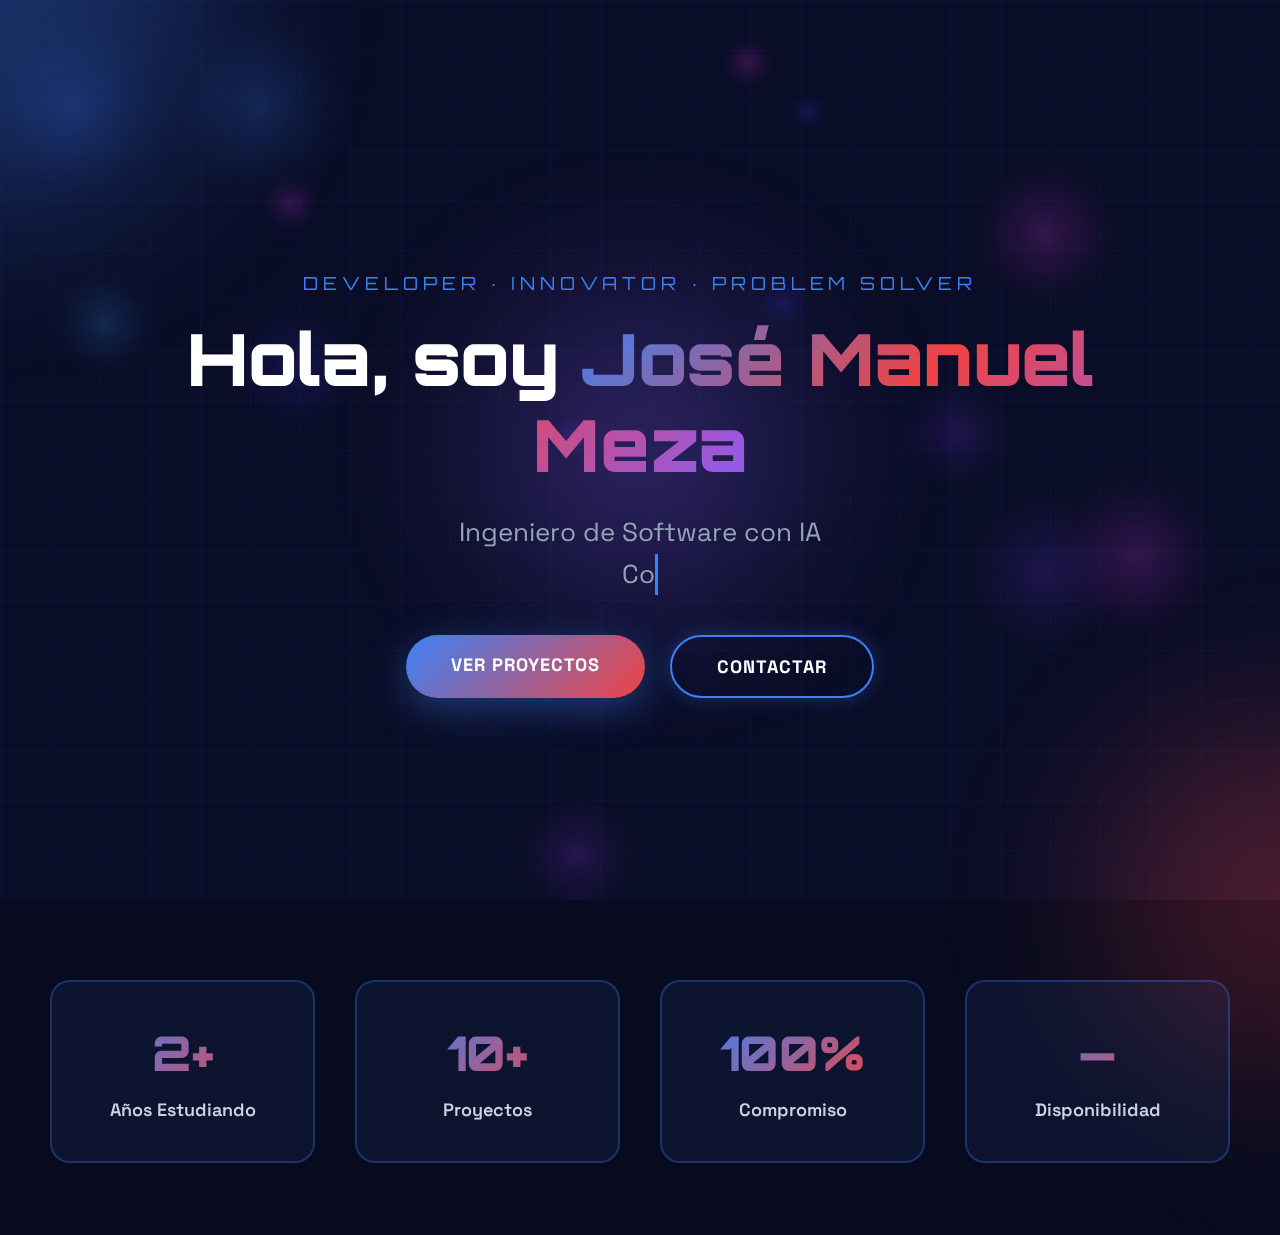
<file: index.html>
<!doctype html>
<html lang="es">
  <head>
    <meta charset="utf-8" />
    <meta http-equiv="refresh" content="0; URL=./inicio.html" />
    <meta name="viewport" content="width=device-width,initial-scale=1" />
    <title>Mi portafolio — Redirigiendo</title>
    <link rel="canonical" href="./inicio.html" />
  </head>
  <body>
    <p>Redirigiendo a <a href="./inicio.html">Inicio</a>…</p>
  </body>
</html>
<!DOCTYPE html>
<html lang="es">
<head>
    <meta charset="utf-8">
    <meta name="viewport" content="width=device-width,initial-scale=1">
    <title>Redirecting…</title>
    <meta http-equiv="refresh" content="0; url=inicio.html">
    <link rel="stylesheet" href="styles.css">
</head>
<body>
    <p>Redirigiendo a <a href="inicio.html">inicio</a>…</p>
</body>
</html>
</file>
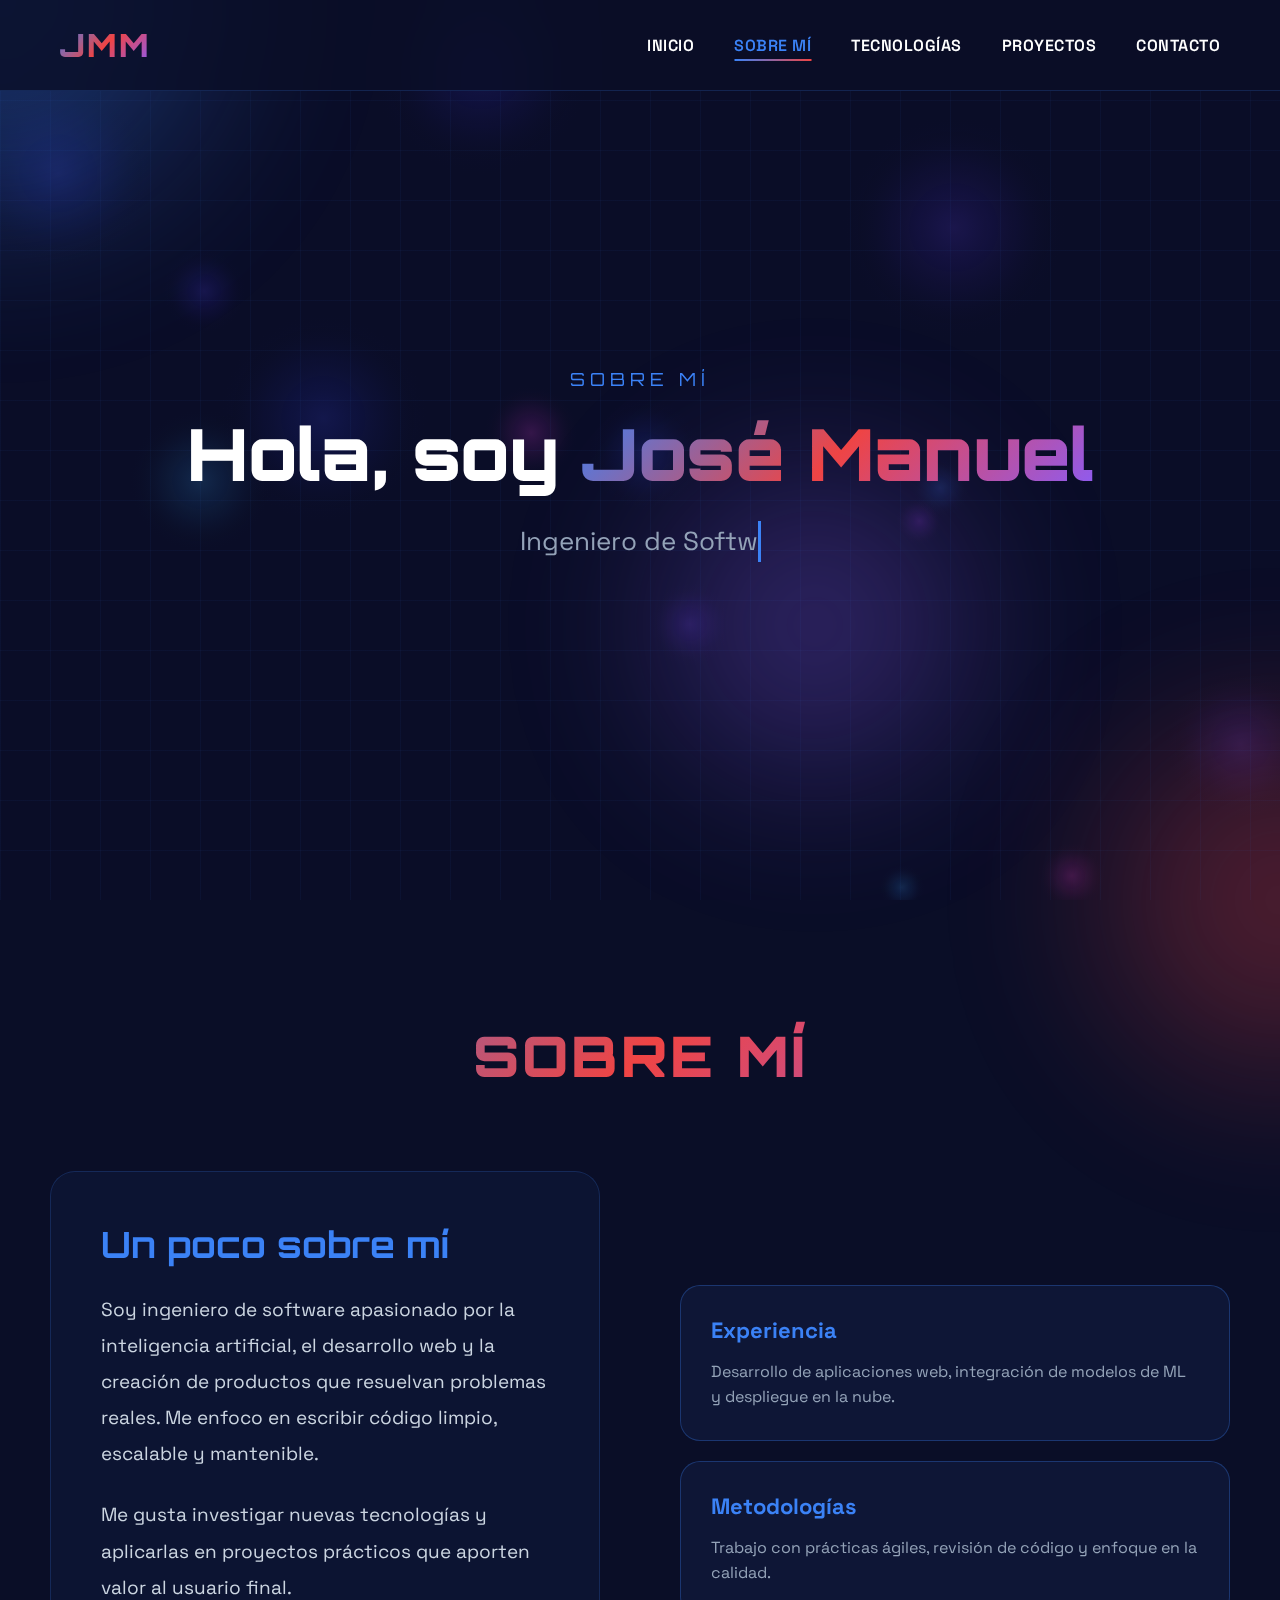
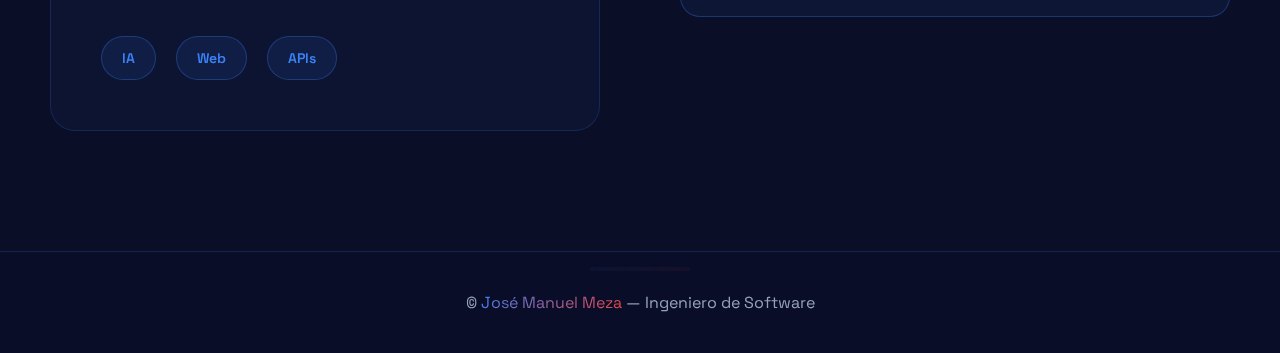
<file: about.html>
<!DOCTYPE html>
<html lang="es">
<head>
    <meta charset="UTF-8">
    <meta name="viewport" content="width=device-width, initial-scale=1.0">
    <title>Sobre Mí - José Manuel Meza</title>
    <link href="https://fonts.googleapis.com/css2?family=Orbitron:wght@400;500;700;900&family=Space+Grotesk:wght@300;400;500;600;700&display=swap" rel="stylesheet">
    <link rel="stylesheet" href="styles.css">
</head>
<body>
    <div id="site-header"></div>
    <canvas id="canvas-bg"></canvas>
    <div class="orb orb1"></div>
    <div class="orb orb2"></div>
    <div class="orb orb3"></div>
    <div class="grid-overlay"></div>

    <section class="hero">
        <div class="hero-content">
            <div class="hero-subtitle">SOBRE MÍ</div>
            <h1>Hola, soy <span class="highlight">José Manuel</span></h1>
            <p class="typing-effect">Ingeniero de Software con enfoque en IA y soluciones escalables.</p>
        </div>
    </section>

    <section class="about">
        <div class="section-title">Sobre Mí</div>
        <div class="about-content">
            <div class="about-text">
                <h3>Un poco sobre mí</h3>
                <p>Soy ingeniero de software apasionado por la inteligencia artificial, el desarrollo web y la creación de productos que resuelvan problemas reales. Me enfoco en escribir código limpio, escalable y mantenible.</p>
                <p>Me gusta investigar nuevas tecnologías y aplicarlas en proyectos prácticos que aporten valor al usuario final.</p>
                <div class="trust-badges">
                    <div class="badge">IA</div>
                    <div class="badge">Web</div>
                    <div class="badge">APIs</div>
                </div>
            </div>

            <div>
                <div class="skill-card">
                    <h4>Experiencia</h4>
                    <p>Desarrollo de aplicaciones web, integración de modelos de ML y despliegue en la nube.</p>
                </div>
                <div style="height:20px"></div>
                <div class="skill-card">
                    <h4>Metodologías</h4>
                    <p>Trabajo con prácticas ágiles, revisión de código y enfoque en la calidad.</p>
                </div>
            </div>
        </div>
    </section>

    <div id="site-footer"></div>
    <script src="include-fragments.js"></script>
    <script src="scripts.js"></script>
</body>
</html>
</file>
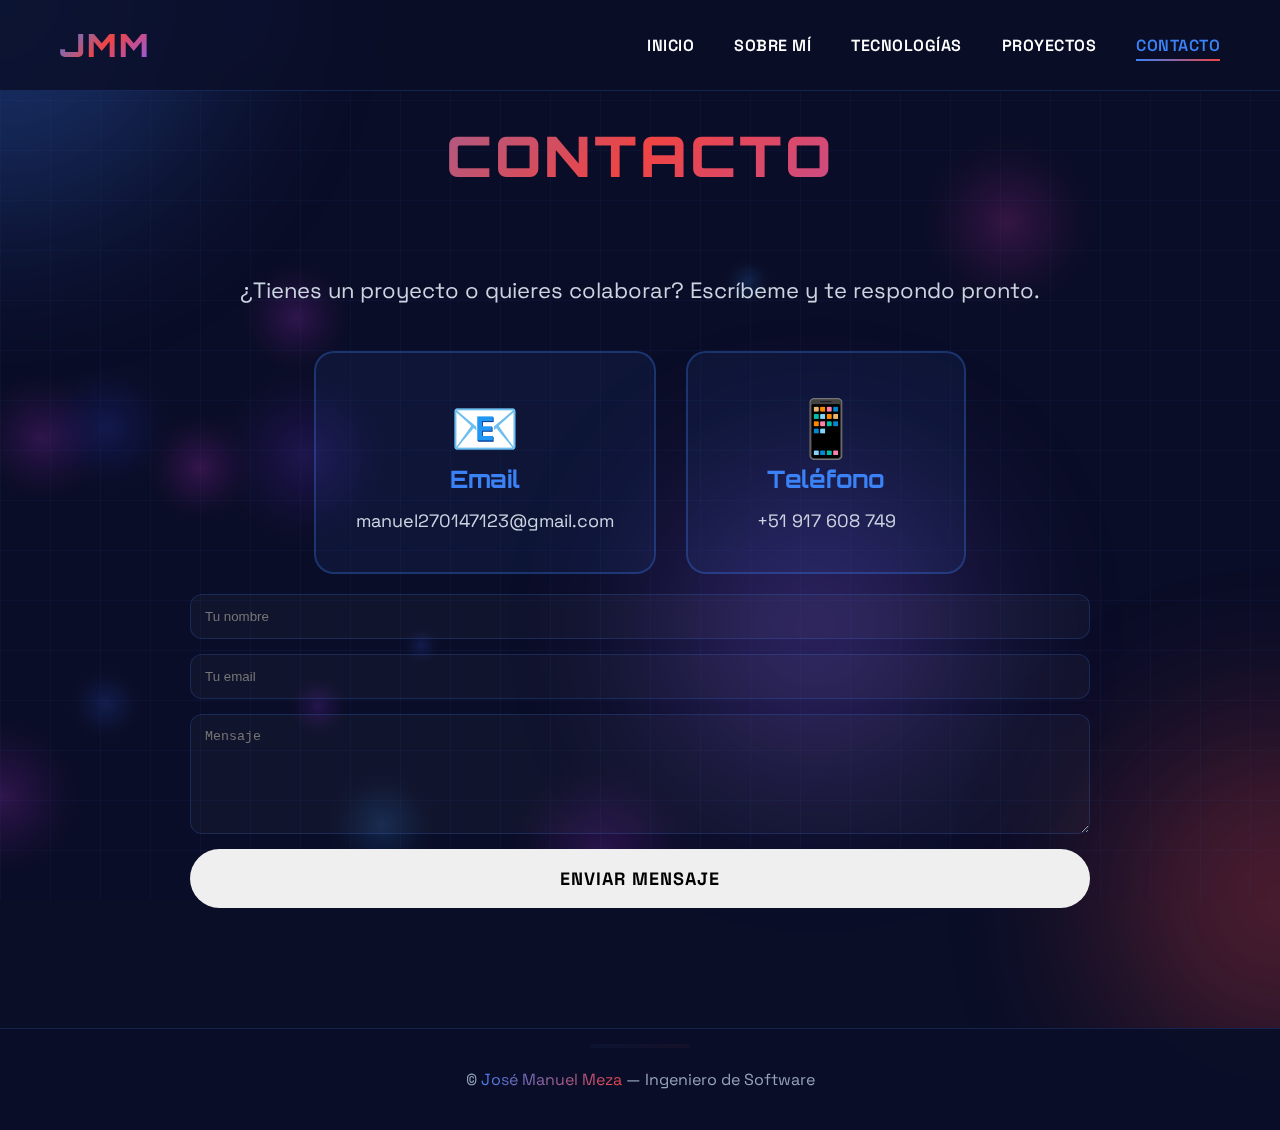
<file: contact.html>
<!DOCTYPE html>
<html lang="es">
<head>
    <meta charset="UTF-8">
    <meta name="viewport" content="width=device-width, initial-scale=1.0">
    <title>Contacto - José Manuel Meza</title>
    <link href="https://fonts.googleapis.com/css2?family=Orbitron:wght@400;500;700;900&family=Space+Grotesk:wght@300;400;500;600;700&display=swap" rel="stylesheet">
    <link rel="stylesheet" href="styles.css">
</head>
<body>
    <div id="site-header"></div>
    <canvas id="canvas-bg"></canvas>
    <div class="orb orb1"></div>
    <div class="orb orb2"></div>
    <div class="orb orb3"></div>
    <div class="grid-overlay"></div>

    <section class="contact">
        <div class="section-title">Contacto</div>
        <div class="contact-content">
            <p>¿Tienes un proyecto o quieres colaborar? Escríbeme y te respondo pronto.</p>

            <div style="display:flex;gap:30px;justify-content:center;margin-top:40px;flex-wrap:wrap">
                <div class="contact-item">
                    <i>📧</i>
                    <h3>Email</h3>
                    <a href="mailto:tuemail@dominio.com">manuel270147123@gmail.com</a>
                </div>

                <div class="contact-item">
                    <i>📱</i>
                    <h3>Teléfono</h3>
                    <a href="tel:+000000000">+51 917 608 749</a>
                </div>
            </div>

            <div id="form-status" class="form-status" aria-live="polite" style="margin-top:20px"></div>
            <form id="contactForm" class="contact-form" action="https://formspree.io/f/xeejpvbv" method="post" style="margin-top:20px">
                <input type="text" name="name" placeholder="Tu nombre" required>
                <input type="email" name="email" placeholder="Tu email" required>
                <textarea name="message" rows="6" placeholder="Mensaje" required></textarea>
                <input type="hidden" name="_subject" value="Mensaje desde el portafolio">
                <button class="btn" type="submit">Enviar Mensaje</button>
            </form>
        </div>
    </section>

    <div id="site-footer"></div>
    <script src="include-fragments.js"></script>
    <script src="scripts.js"></script>
</body>
</html>
</file>
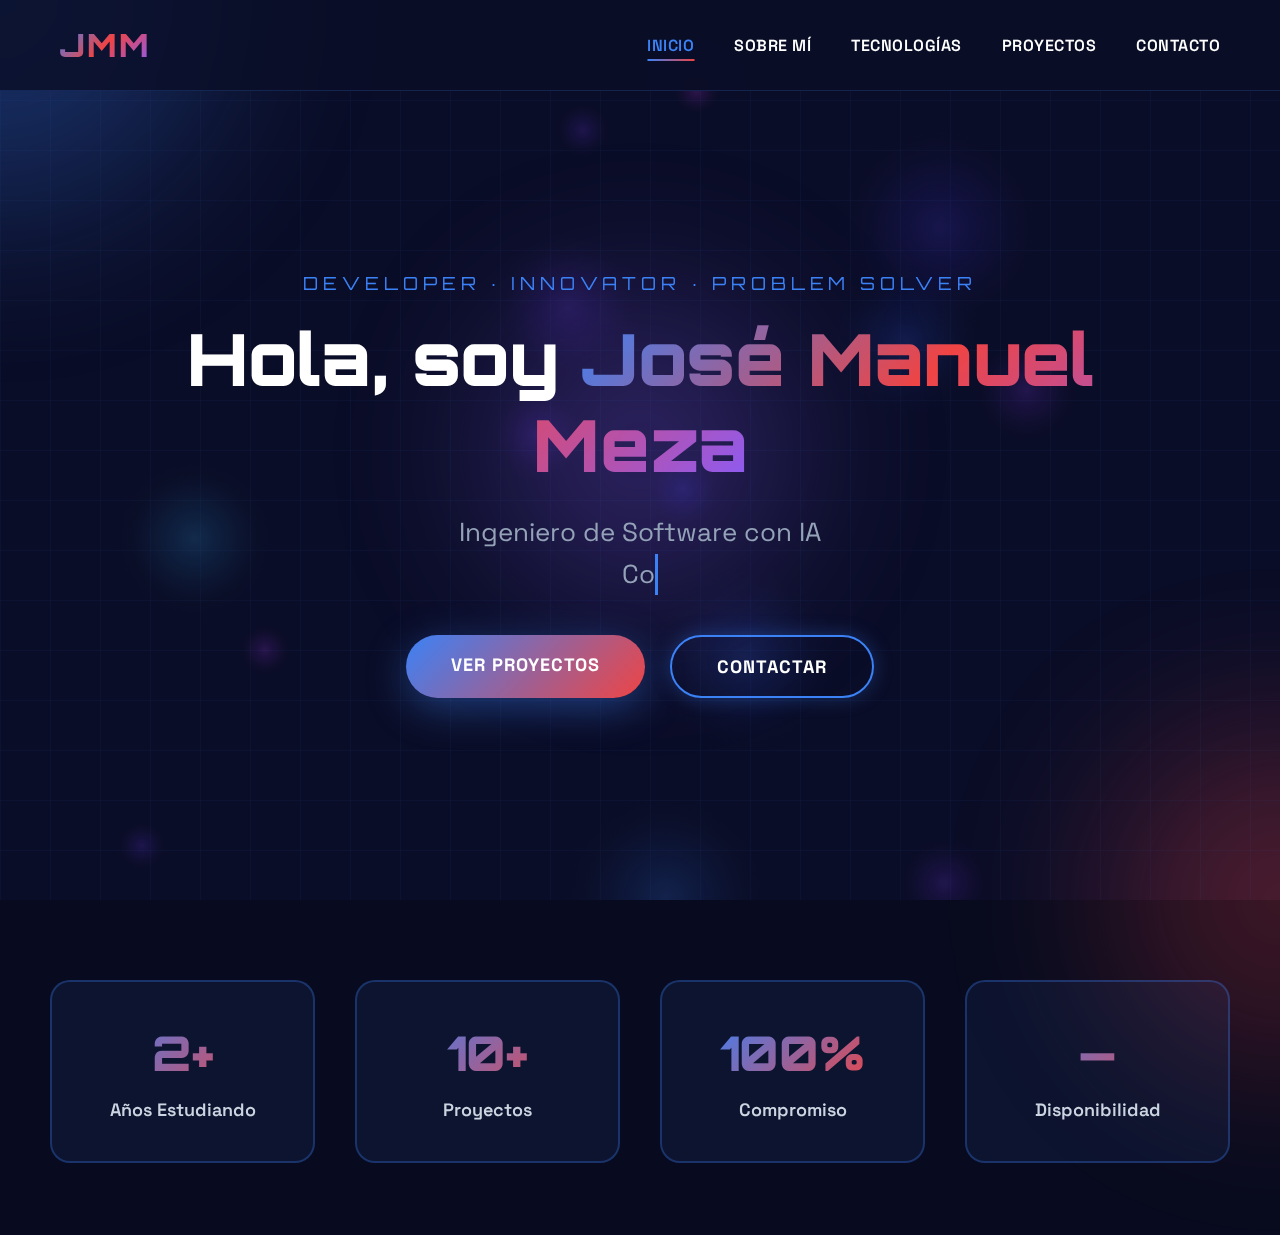
<file: index.bak.html>
<!DOCTYPE html>
<html lang="es">
<head>
    <meta charset="utf-8">
    <meta name="viewport" content="width=device-width,initial-scale=1">
    <title>Redirecting…</title>
    <meta http-equiv="refresh" content="0; url=inicio.html">
    <link rel="stylesheet" href="styles.css">
</head>
<body>
    <p>Redirigiendo a <a href="inicio.html">inicio</a>…</p>
</body>
</html>
</file>
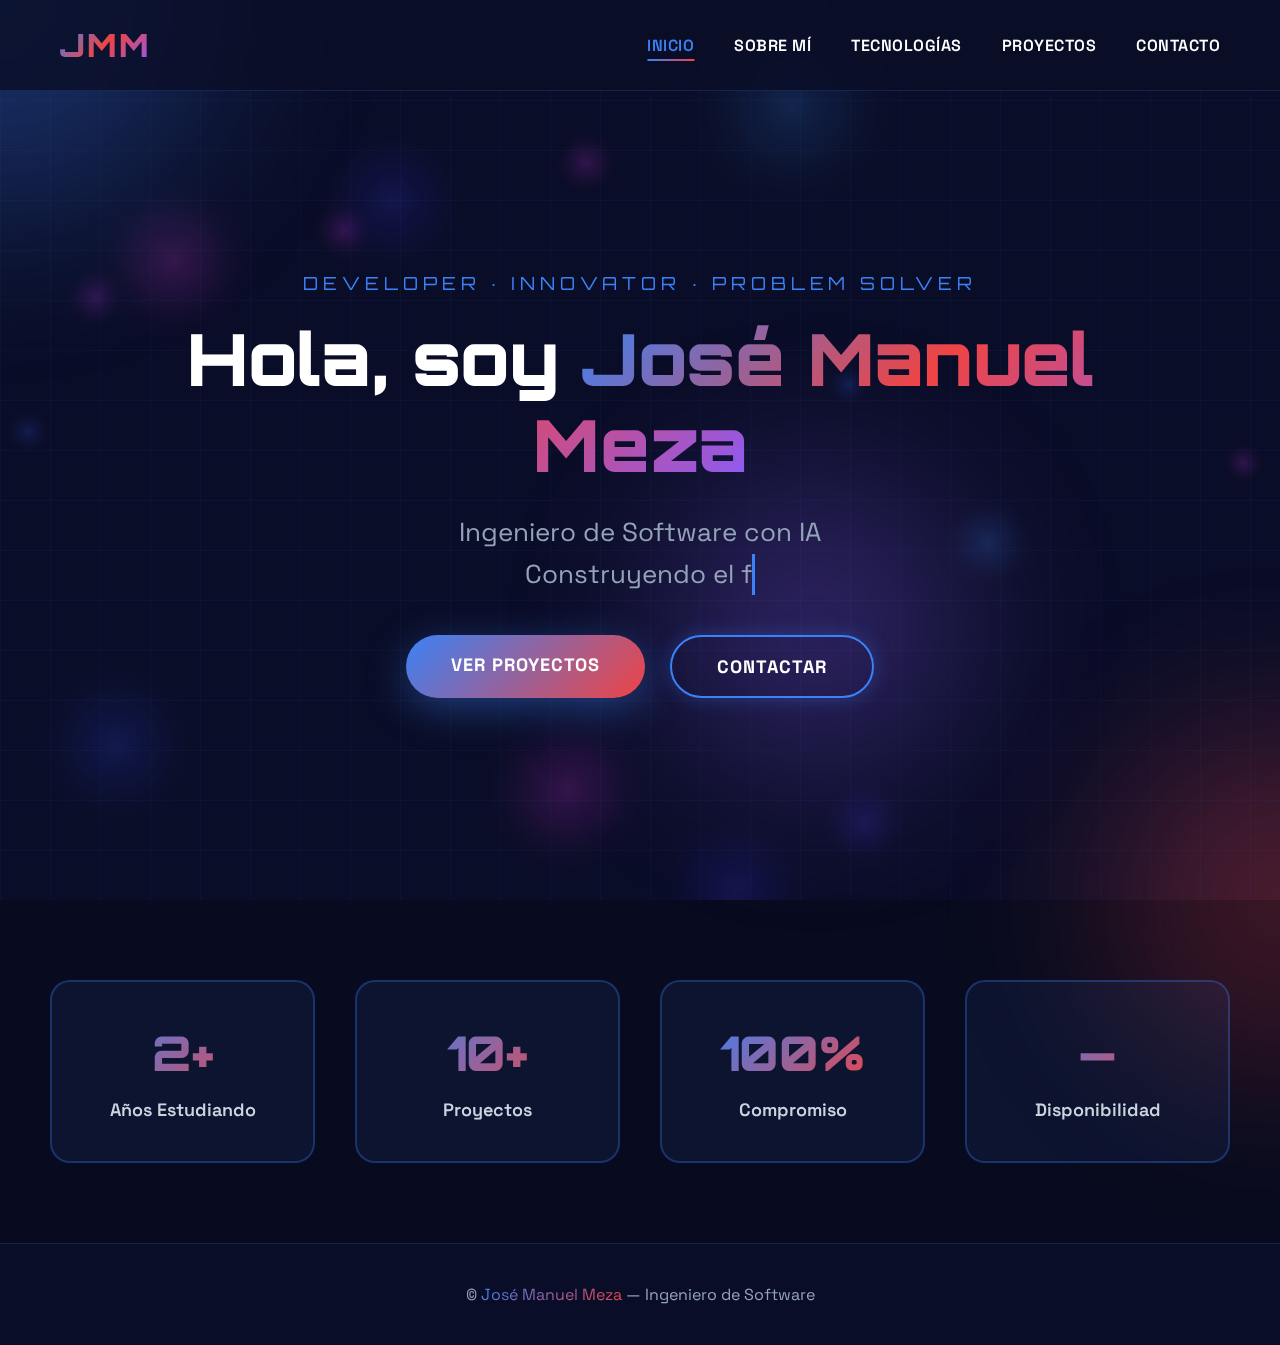
<file: inicio.html>
<!DOCTYPE html>
<html lang="es">
<head>
    <meta charset="UTF-8">
    <meta name="viewport" content="width=device-width, initial-scale=1.0">
    <title>Inicio - José Manuel Meza</title>
    <link href="https://fonts.googleapis.com/css2?family=Orbitron:wght@400;500;700;900&family=Space+Grotesk:wght@300;400;500;600;700&display=swap" rel="stylesheet">
    <link rel="stylesheet" href="styles.css">
    <meta name="description" content="Portafolio de José Manuel Meza — Inicio">
</head>
<body>
    <div id="site-header"></div>
    <canvas id="canvas-bg"></canvas>
    <div class="orb orb1"></div>
    <div class="orb orb2"></div>
    <div class="orb orb3"></div>
    <div class="grid-overlay"></div>

    <section id="inicio" class="hero">
        <div class="hero-content">
            <div class="hero-subtitle">DEVELOPER · INNOVATOR · PROBLEM SOLVER</div>
            <h1>Hola, soy <span class="highlight">José Manuel Meza</span></h1>
            <p>Ingeniero de Software con IA<br><span class="typing-effect">Construyendo el futuro</span></p>
            <div class="cta-buttons">
                <a href="projects.html" class="btn btn-primary"><span>Ver Proyectos</span></a>
                <a href="contact.html" class="btn btn-secondary"><span>Contactar</span></a>
            </div>
        </div>
    </section>

    <section class="stats" id="estadisticas">
        <div class="stats-grid">
            <div class="stat-card">
                <div class="stat-number">2+</div>
                <div class="stat-label">Años Estudiando</div>
            </div>
            <div class="stat-card">
                <div class="stat-number">10+</div>
                <div class="stat-label">Proyectos</div>
            </div>
            <div class="stat-card">
                <div class="stat-number">100%</div>
                <div class="stat-label">Compromiso</div>
            </div>
            <div class="stat-card">
                <div class="stat-number">—</div>
                <div class="stat-label">Disponibilidad</div>
            </div>
        </div>
    </section>

    <div id="site-footer"></div>

    <script src="include-fragments.js"></script>
    <script src="scripts.js"></script>
</body>
</html>
</file>
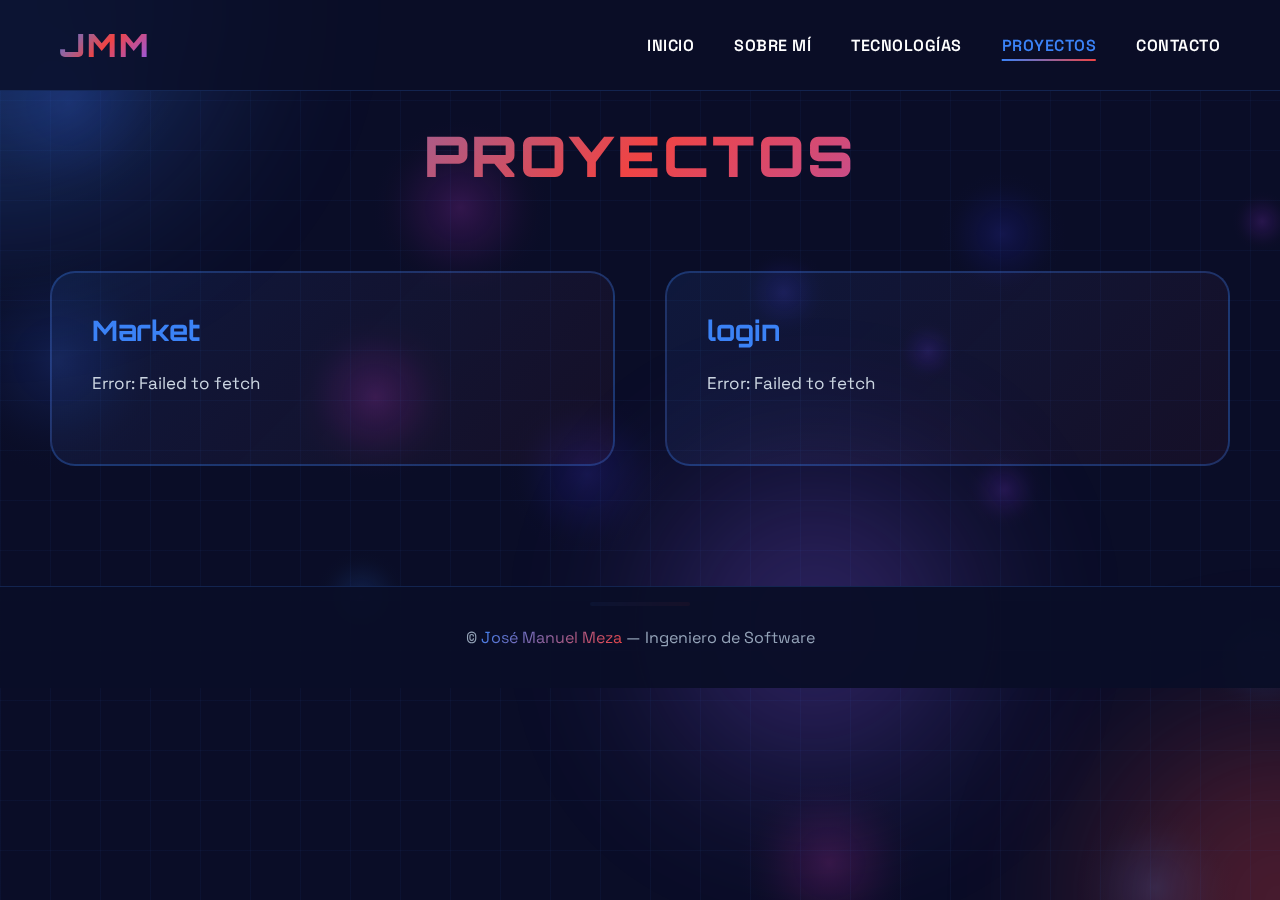
<file: projects.html>
<!DOCTYPE html>
<html lang="es">
<head>
    <meta charset="UTF-8">
    <meta name="viewport" content="width=device-width, initial-scale=1.0">
    <title>Proyectos - José Manuel Meza</title>
    <link href="https://fonts.googleapis.com/css2?family=Orbitron:wght@400;500;700;900&family=Space+Grotesk:wght@300;400;500;600;700&display=swap" rel="stylesheet">
    <link rel="stylesheet" href="styles.css">
</head>
<body>
    <div id="site-header"></div>
    <canvas id="canvas-bg"></canvas>
    <div class="orb orb1"></div>
    <div class="orb orb2"></div>
    <div class="orb orb3"></div>
    <div class="grid-overlay"></div>

    <section class="projects">
        <div class="section-title">Proyectos</div>
        <div id="github-projects" class="projects-grid">
            <!-- GitHub repos will be rendered here by github-projects.js -->
        </div>
    </section>

    <div id="site-footer"></div>
    <script src="include-fragments.js"></script>
    <script src="github-projects.js"></script>
    <script src="scripts.js"></script>
</body>
</html>
</file>
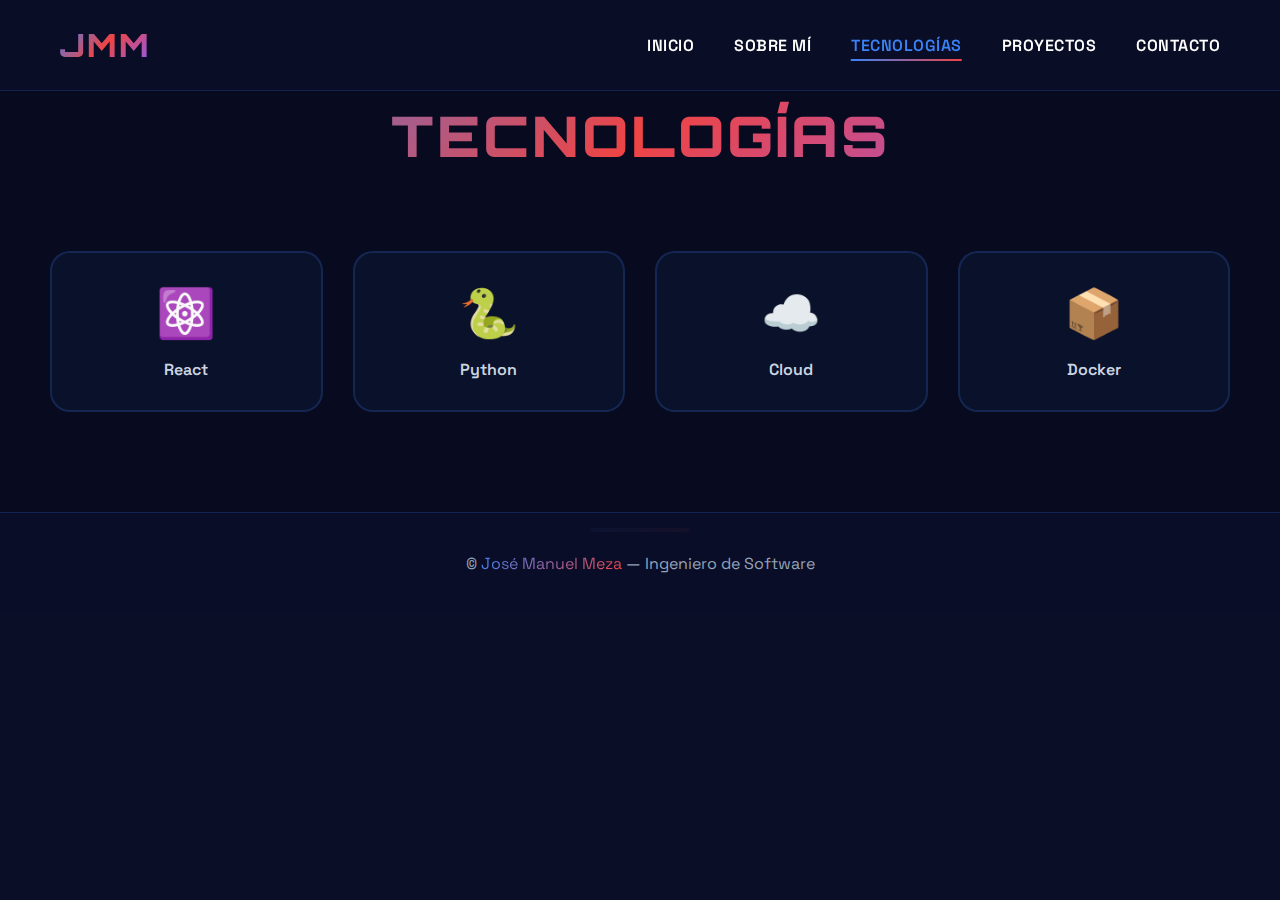
<file: tecnologias.html>
<!DOCTYPE html>
<html lang="es">
<head>
    <meta charset="UTF-8">
    <meta name="viewport" content="width=device-width, initial-scale=1.0">
    <title>Tecnologías - José Manuel Meza</title>
    <link href="https://fonts.googleapis.com/css2?family=Orbitron:wght@400;500;700;900&family=Space+Grotesk:wght@300;400;500;600;700&display=swap" rel="stylesheet">
    <link rel="stylesheet" href="styles.css">
</head>
<body>
    <div id="site-header"></div>

    <section id="tecnologias" class="tech-stack">
        <div class="section-title">Tecnologías</div>
        <div class="tech-grid">
            <div class="tech-item"><div class="tech-icon">⚛️</div><div class="tech-name">React</div></div>
            <div class="tech-item"><div class="tech-icon">🐍</div><div class="tech-name">Python</div></div>
            <div class="tech-item"><div class="tech-icon">☁️</div><div class="tech-name">Cloud</div></div>
            <div class="tech-item"><div class="tech-icon">📦</div><div class="tech-name">Docker</div></div>
        </div>
    </section>

    <div id="site-footer"></div>

    <script src="include-fragments.js"></script>
    <script src="scripts.js"></script>
</body>
</html>
</file>
<file: styles.css>
/* styles.css - centralizado desde index.html */
* {
    margin: 0;
    padding: 0;
    box-sizing: border-box;
}

body {
    font-family: 'Space Grotesk', sans-serif;
    background: #0a0e27;
    color: #fff;
    overflow-x: hidden;
}

#canvas-bg {
    position: fixed;
    top: 0;
    left: 0;
    width: 100%;
    height: 100%;
    z-index: 0;
}

.orb {
    position: fixed;
    border-radius: 50%;
    filter: blur(80px);
    opacity: 0.4;
    pointer-events: none;
    z-index: 0;
}

.orb1 {
    width: 500px;
    height: 500px;
    background: radial-gradient(circle, #3b82f6, transparent);
    top: -250px;
    left: -250px;
    animation: float1 20s infinite ease-in-out;
}

.orb2 {
    width: 400px;
    height: 400px;
    background: radial-gradient(circle, #ef4444, transparent);
    bottom: -200px;
    right: -200px;
    animation: float2 18s infinite ease-in-out;
}

.orb3 {
    width: 350px;
    height: 350px;
    background: radial-gradient(circle, #8b5cf6, transparent);
    top: 50%;
    left: 50%;
    animation: float3 15s infinite ease-in-out;
}

@keyframes float1 {
    0%, 100% { transform: translate(0, 0) scale(1); }
    33% { transform: translate(100px, 200px) scale(1.2); }
    66% { transform: translate(-50px, 100px) scale(0.9); }
}

@keyframes float2 {
    0%, 100% { transform: translate(0, 0) scale(1); }
    33% { transform: translate(-150px, -100px) scale(1.1); }
    66% { transform: translate(80px, -150px) scale(0.95); }
}

@keyframes float3 {
    0%, 100% { transform: translate(-50%, -50%) scale(1); }
    50% { transform: translate(-40%, -60%) scale(1.15); }
}

.grid-overlay {
    position: fixed;
    top: 0;
    left: 0;
    width: 100%;
    height: 100%;
    background-image: 
        linear-gradient(rgba(59, 130, 246, 0.05) 1px, transparent 1px),
        linear-gradient(90deg, rgba(59, 130, 246, 0.05) 1px, transparent 1px);
    background-size: 50px 50px;
    z-index: 0;
    pointer-events: none;
}

nav {
    position: fixed;
    top: 0;
    width: 100%;
    padding: 25px 60px;
    display: flex;
    justify-content: space-between;
    align-items: center;
    z-index: 1000;
    background: rgba(10, 14, 39, 0.8);
    backdrop-filter: blur(20px);
    border-bottom: 1px solid rgba(59, 130, 246, 0.2);
    transition: all 0.3s;
}

nav.scrolled {
    padding: 15px 60px;
    background: rgba(10, 14, 39, 0.95);
    box-shadow: 0 10px 30px rgba(0, 0, 0, 0.5);
}

.logo {
    font-family: 'Orbitron', sans-serif;
    font-size: 32px;
    font-weight: 900;
    background: linear-gradient(135deg, #3b82f6, #ef4444, #8b5cf6);
    -webkit-background-clip: text;
    -webkit-text-fill-color: transparent;
    background-clip: text;
    letter-spacing: 2px;
    cursor: pointer;
    transition: transform 0.3s;
}

.logo:hover { transform: scale(1.1); }

.nav-links { display:flex; gap:40px; list-style:none }
.nav-links a { color:#fff; text-decoration:none; font-weight:600; font-size:16px; letter-spacing:.5px; position:relative; text-transform:uppercase }
.nav-links a::after{ content:''; position:absolute; bottom:-5px; left:50%; transform:translateX(-50%); width:0; height:2px; background:linear-gradient(90deg,#3b82f6,#ef4444); transition: width .3s }
.nav-links a:hover::after{ width:100% }
.nav-links a:hover{ color:#3b82f6 }

/* estilo para enlace activo en el navbar */
.nav-links a.active{ color: #3b82f6; }
.nav-links a.active::after{ width: 100%; }

.hero{ position:relative; min-height:100vh; display:flex; align-items:center; justify-content:center; padding:120px 50px 50px; z-index:1 }
.hero-content{ text-align:center; max-width:1000px }
.hero-subtitle{ font-family:'Orbitron',sans-serif; font-size:18px; color:#3b82f6; letter-spacing:5px; margin-bottom:20px; text-transform:uppercase }
.hero h1{ font-family:'Orbitron',sans-serif; font-size:72px; margin-bottom:25px; font-weight:900; line-height:1.2 }
.hero .highlight{ background: linear-gradient(135deg, #3b82f6, #ef4444, #8b5cf6); -webkit-background-clip:text; -webkit-text-fill-color:transparent }
.hero p{ font-size:26px; color:#94a3b8; margin-bottom:40px; line-height:1.6 }
.typing-effect{ display:inline-block; border-right:3px solid #3b82f6; animation: blink .7s infinite }
@keyframes blink{ 0%,50%{ border-color:#3b82f6 } 51%,100%{ border-color:transparent } }

.cta-buttons{ display:flex; gap:25px; justify-content:center }
.btn{ padding:18px 45px; border:none; border-radius:50px; font-size:18px; font-weight:700; cursor:pointer; transition:all .4s; text-decoration:none; display:inline-block; font-family:'Space Grotesk',sans-serif; letter-spacing:1px; text-transform:uppercase; position:relative; overflow:hidden }
.btn::before{ content:''; position:absolute; top:50%; left:50%; width:0; height:0; border-radius:50%; background:rgba(255,255,255,.3); transform:translate(-50%,-50%); transition: width .6s, height .6s }
.btn:hover::before{ width:300px; height:300px }
.btn span{ position:relative; z-index:1 }
.btn-primary{ background:linear-gradient(135deg,#3b82f6,#ef4444); color:#fff; box-shadow: 0 10px 40px rgba(59,130,246,.4) }
.btn-primary:hover{ transform:translateY(-5px); box-shadow:0 20px 60px rgba(59,130,246,.6) }
.btn-secondary{ background:transparent; color:#fff; border:2px solid #3b82f6; box-shadow:0 0 20px rgba(59,130,246,.3) }
.btn-secondary:hover{ background:rgba(59,130,246,.2); transform:translateY(-5px) }

@keyframes fadeInUp { from{ opacity:0; transform:translateY(40px) } to{ opacity:1; transform:translateY(0) } }

.stats{ padding:80px 50px; position:relative; z-index:1; background:rgba(0,0,0,.2) }
.stats-grid{ max-width:1200px; margin:0 auto; display:grid; grid-template-columns:repeat(auto-fit,minmax(250px,1fr)); gap:40px }
.stat-card{ text-align:center; padding:40px; background:rgba(59,130,246,.08); border-radius:20px; border:2px solid rgba(59,130,246,.3); transition:all .4s }
.stat-card:hover{ transform:translateY(-10px); border-color:#3b82f6; box-shadow:0 20px 50px rgba(59,130,246,.4) }
.stat-number{ font-family:'Orbitron',sans-serif; font-size:48px; font-weight:900; background:linear-gradient(135deg,#3b82f6,#ef4444); -webkit-background-clip:text; -webkit-text-fill-color:transparent; margin-bottom:15px }
.stat-label{ font-size:18px; color:#cbd5e1; font-weight:600 }

.about{ padding:120px 50px; position:relative; z-index:1 }
.section-title{ font-family:'Orbitron',sans-serif; text-align:center; font-size:56px; margin-bottom:80px; background:linear-gradient(135deg,#3b82f6,#ef4444,#8b5cf6); -webkit-background-clip:text; -webkit-text-fill-color:transparent; font-weight:900; text-transform:uppercase; letter-spacing:3px }
.section-title::after{ content:''; position:absolute; bottom:-20px; left:50%; transform:translateX(-50%); width:100px; height:4px; background:linear-gradient(90deg,#3b82f6,#ef4444); border-radius:2px }
.about-content{ max-width:1200px; margin:0 auto; display:grid; grid-template-columns:1fr 1fr; gap:80px; align-items:center }
.about-text{ background:rgba(59,130,246,.05); padding:50px; border-radius:25px; border:1px solid rgba(59,130,246,.2) }
.about-text h3{ font-family:'Orbitron',sans-serif; font-size:36px; margin-bottom:25px; color:#3b82f6; font-weight:700 }
.about-text p{ font-size:19px; line-height:1.9; color:#cbd5e1; margin-bottom:25px }
.trust-badges{ display:flex; gap:20px; margin-top:30px; flex-wrap:wrap }
.badge{ display:flex; align-items:center; gap:10px; background:rgba(59,130,246,.1); padding:12px 20px; border-radius:30px; border:1px solid rgba(59,130,246,.3); font-size:14px; font-weight:600; color:#3b82f6; transition:all .3s }
.badge:hover{ background:rgba(59,130,246,.2); transform:translateY(-3px) }

.skills{ display:grid; grid-template-columns:repeat(2,1fr); gap:25px }
.skill-card{ background:rgba(59,130,246,.08); padding:30px; border-radius:20px; border:1px solid rgba(59,130,246,.3); transition:all .4s }
.skill-card:hover{ transform:translateY(-10px); border-color:#3b82f6; box-shadow:0 20px 50px rgba(59,130,246,.4) }
.skill-card h4{ color:#3b82f6; margin-bottom:15px; font-size:22px; font-weight:700 }
.skill-card p{ font-size:16px; margin:0; color:#94a3b8; line-height:1.6 }

.tech-stack{ padding:100px 50px; position:relative; z-index:1; background:rgba(0,0,0,.2) }
.tech-grid{ max-width:1200px; margin:0 auto; display:grid; grid-template-columns:repeat(auto-fit,minmax(150px,1fr)); gap:30px }
.tech-item{ background:rgba(59,130,246,.05); padding:30px; border-radius:20px; border:2px solid rgba(59,130,246,.2); text-align:center; transition:all .3s; cursor:pointer }
.tech-item:hover{ transform:translateY(-10px) rotate(5deg); border-color:#3b82f6; box-shadow:0 15px 40px rgba(59,130,246,.4); background:rgba(59,130,246,.1) }
.tech-icon{ font-size:48px; margin-bottom:15px }
.tech-name{ font-weight:600; color:#cbd5e1; font-size:16px }

.projects{ padding:120px 50px; position:relative; z-index:1 }
.projects-grid{ max-width:1400px; margin:0 auto; display:grid; grid-template-columns:repeat(auto-fit,minmax(400px,1fr)); gap:50px }
.project-card{ background:linear-gradient(135deg,rgba(59,130,246,.1),rgba(239,68,68,.05)); border-radius:25px; overflow:hidden; border:2px solid rgba(59,130,246,.3); transition:all .5s }
.project-card:hover{ transform:translateY(-15px); box-shadow:0 30px 70px rgba(59,130,246,.5); border-color:#3b82f6 }
.project-image{ width:100%; height:300px; background:linear-gradient(135deg,#3b82f6,#ef4444,#8b5cf6); display:flex; align-items:center; justify-content:center; font-size:80px }
.project-image::before{ content:'🛒'; animation:pulse 2s infinite }
@keyframes pulse{ 0%,100%{ transform:scale(1) } 50%{ transform:scale(1.15) } }
.project-info{ padding:40px }
.project-status{ display:inline-block; padding:8px 16px; background:rgba(34,197,94,.2); color:#22c55e; border-radius:20px; font-size:14px; font-weight:600; margin-bottom:20px; border:1px solid rgba(34,197,94,.3) }
.project-info h3{ font-family:'Orbitron',sans-serif; font-size:28px; margin-bottom:20px; color:#3b82f6; font-weight:700 }
.project-info p{ color:#cbd5e1; margin-bottom:25px; line-height:1.8; font-size:17px }
.project-tags{ display:flex; gap:12px; flex-wrap:wrap; margin-bottom:25px }
.tag{ background:rgba(59,130,246,.2); color:#3b82f6; padding:8px 18px; border-radius:25px; font-size:14px; font-weight:600; border:1px solid rgba(59,130,246,.4); transition:all .3s }
.tag:hover{ background:rgba(59,130,246,.4); transform:translateY(-2px) }
.project-links a{ display:block; text-align:center; padding:15px; border-radius:15px; text-decoration:none; font-weight:700; transition:all .3s; font-size:16px; text-transform:uppercase; letter-spacing:1px; background:rgba(59,130,246,.2); color:#3b82f6; border:2px solid #3b82f6 }
.project-links a:hover{ background:#3b82f6; color:#fff; transform:translateY(-3px); box-shadow:0 10px 30px rgba(59,130,246,.5) }

.testimonials{ padding:100px 50px; position:relative; z-index:1; background:rgba(0,0,0,.2) }
.testimonials-grid{ max-width:1200px; margin:0 auto; display:grid; grid-template-columns:repeat(auto-fit,minmax(350px,1fr)); gap:40px }
.testimonial-card{ background:rgba(59,130,246,.05); padding:40px; border-radius:20px; border:2px solid rgba(59,130,246,.2); transition:all .4s }
.testimonial-card:hover{ transform:translateY(-10px); border-color:#3b82f6; box-shadow:0 20px 50px rgba(59,130,246,.3) }
.testimonial-text{ color:#cbd5e1; font-size:16px; line-height:1.8; margin-bottom:25px }
.testimonial-author{ display:flex; align-items:center; gap:15px }
.author-avatar{ width:50px; height:50px; border-radius:50%; background:linear-gradient(135deg,#3b82f6,#ef4444); display:flex; align-items:center; justify-content:center; font-size:24px }
.author-info h4{ color:#3b82f6; font-size:18px; margin-bottom:5px }
.author-info p{ color:#94a3b8; font-size:14px }

.contact{ padding:120px 50px; position:relative; z-index:1 }
.contact-content{ max-width:900px; margin:0 auto; text-align:center }
.contact-content > p{ color:#cbd5e1; font-size:22px; margin-bottom:30px; line-height:1.8 }
.contact-info{ display:flex; justify-content:center; gap:50px; margin-top:60px; flex-wrap:wrap }
.contact-item{ background:rgba(59,130,246,.08); padding:40px; border-radius:20px; border:2px solid rgba(59,130,246,.3); transition:all .4s; min-width:280px }
.contact-item:hover{ transform:translateY(-10px); box-shadow:0 20px 50px rgba(59,130,246,.4); border-color:#3b82f6 }
.contact-item i{ font-size:56px; margin-bottom:25px; font-style:normal }
.contact-item h3{ font-family:'Orbitron',sans-serif; color:#3b82f6; margin-bottom:15px; font-size:24px; font-weight:700 }
.contact-item a{ color:#cbd5e1; text-decoration:none; transition:all .3s; font-size:18px; word-break:break-all }
.contact-item a:hover{ color:#3b82f6 }

/* Form status messages (success / error) */
.form-status{ max-width:900px; margin:0 auto 10px; padding:12px 18px; border-radius:12px; font-weight:700; text-align:center; display:none }
.form-status.success{ display:block; background:rgba(34,197,94,0.12); color:#86efac; border:1px solid rgba(34,197,94,0.18) }
.form-status.error{ display:block; background:rgba(244,63,94,0.06); color:#ff9aa2; border:1px solid rgba(244,63,94,0.12) }
.contact-form button[type="submit"] { cursor:pointer }

.cta-final{ padding:100px 50px; position:relative; z-index:1; background:rgba(0,0,0,.3); text-align:center }
.cta-box{ max-width:800px; margin:0 auto; background:linear-gradient(135deg,rgba(59,130,246,.1),rgba(239,68,68,.1)); padding:60px; border-radius:30px; border:2px solid rgba(59,130,246,.3) }
.cta-box h2{ font-family:'Orbitron',sans-serif; font-size:42px; margin-bottom:20px; background:linear-gradient(135deg,#3b82f6,#ef4444); -webkit-background-clip:text; -webkit-text-fill-color:transparent }
.cta-box p{ font-size:20px; color:#cbd5e1; margin-bottom:30px; line-height:1.6 }

footer{ background:rgba(10,14,39,.95); padding:40px; text-align:center; color:#94a3b8; position:relative; z-index:1; border-top:1px solid rgba(59,130,246,.2); font-size:16px }
footer span{ background:linear-gradient(135deg,#3b82f6,#ef4444); -webkit-background-clip:text; -webkit-text-fill-color:transparent }

.progress-bar{ position:fixed; top:0; left:0; height:4px; background:linear-gradient(90deg,#3b82f6,#ef4444); z-index:9999; transition:width .1s }

/* Reglas adicionales usadas en las páginas secundarias */
.contact-form{ display:grid; gap:15px; margin-top:30px }
.contact-form input, .contact-form textarea{ width:100%; padding:14px; border-radius:12px; border:1px solid rgba(59,130,246,.2); background:rgba(255,255,255,.03); color:#fff }

@media (max-width: 768px) {
    nav { padding: 20px; }
    .nav-links { gap: 15px; font-size: 14px; }
    .hero h1 { font-size: 42px; }
    .section-title { font-size: 36px; }
    .about-content { grid-template-columns: 1fr; }
    .skills { grid-template-columns: 1fr; }
    .projects-grid { grid-template-columns: 1fr; }
}
</file>
